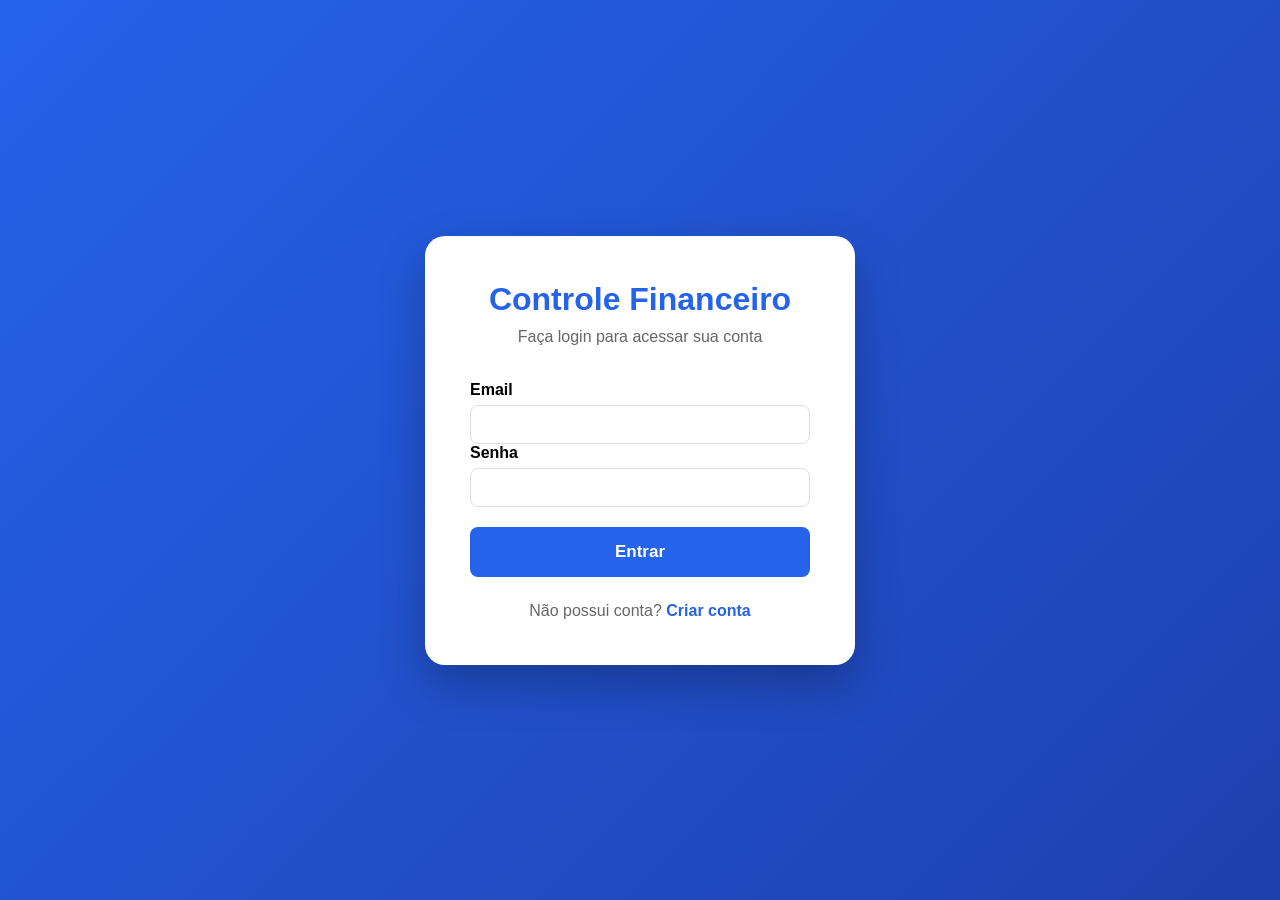
<file: src/main/resources/static/index.html>
<!DOCTYPE html>

<html lang="pt-br">



<head>

    <meta charset="UTF-8">

    <meta name="viewport" content="width=device-width, initial-scale=1.0">

    <title>Controle Financeiro</title>


    <link rel="stylesheet" href="style.css">

</head>

<body>

<div class="container">

    <header>

        <h1>Controle Financeiro</h1>
        <p>Cadastre e acompanhe suas movimentações</p>

    </header>

    <div class="menu-container">

        <button class="menu-btn" onclick="toggleMenu()">
            ☰ Menu
        </button>



        <div id="menuOpcoes" class="menu-opcoes">

            <a href="index.html">Início</a>
            <a href="dashboard.html">Dashboard</a>
            <a href="chatbot.html">Assistente</a>
            <button class="btn-sair-menu" onclick="sair()">
                Sair
            </button>

        </div>

    </div>



    <section class="usuario-box">

        <div>

            <h3 id="nomeUsuario"></h3>
            <p>Bem-vindo ao seu controle financeiro</p>

        </div>

    </section>


    <section class="filtro-mes">

        <h2>Selecionar Mês</h2>

        <input

                type="month"
                id="mesSelecionado">

    </section>

    <section class="resumo">

        <div class="card receita">

            <span>Receitas do Mês</span>

            <strong id="receitasMes">
                R$ 0,00
            </strong>

        </div>

        <div class="card despesa">

            <span>Despesas do Mês</span>

            <strong id="despesasMes">
                R$ 0,00
            </strong>

        </div>

        <div class="card saldo">

            <span>Saldo do Mês</span>

            <strong id="saldoMes">
                R$ 0,00
            </strong>

        </div>

    </section>

    <section class="formulario">

        <h2 id="formTitulo">
            Nova Movimentação
        </h2>

        <form id="movimentacaoForm">

            <input

                    type="hidden"
                    id="movimentacaoId">

            <div class="campo">

                <label>Descrição</label>
                <input
                        type="text"
                        id="descricao"
                        required>

            </div>

            <div class="campo">

                <label>Valor</label>
                <input
                        type="number"
                        id="valor"
                        step="0.01"
                        required>

            </div>

            <div class="campo">

                <label>Tipo</label>
                <select id="tipo">
                    <option value="RECEITA">
                        Receita
                    </option>

                    <option value="DESPESA">
                        Despesa
                    </option>

                </select>

            </div>

            <div class="campo">

                <label>Data</label>

                <input

                        type="date"
                        id="data"
                        required>

            </div>

            <div class="acoes-form">

                <button type="submit">
                    Salvar
                </button>

                <button

                        type="button"
                        id="btnCancelar"
                        class="secundario"
                        style="display:none">

                    Cancelar

                </button>

            </div>

        </form>

    </section>

    <section class="lista">

        <h2>
            Movimentações do Mês Selecionado
        </h2>

        <table>

            <thead>

            <tr>
                <th>Descrição</th>
                <th>Valor</th>
                <th>Tipo</th>
                <th>Data</th>
                <th>Ações</th>
            </tr>

            </thead>

            <tbody id="tabelaCorpo"></tbody>

        </table>

        <p

                id="mensagemVazia"
                style="display:none">
            Nenhuma movimentação encontrada.

        </p>

    </section>

    <section class="mes-anterior">

        <h2>
            Resumo Geral
        </h2>

        <div class="cards-mes">

            <div class="card receita">

                <span>Receitas Totais</span>
                <strong id="totalReceitas">
                    R$ 0,00
                </strong>

            </div>

            <div class="card despesa">

                <span>Despesas Totais</span>
                <strong id="totalDespesas">
                    R$ 0,00
                </strong>

            </div>

            <div class="card saldo">

                <span>Saldo Total</span>
                <strong id="totalSaldo">
                    R$ 0,00
                </strong>

            </div>

            <div class="card">

                <span>Total de Movimentações</span>
                <strong id="totalMovimentacoes">
                    0
                </strong>

            </div>

        </div>

    </section>

</div>

<script src="script.js"></script>

</body>

</html>
</file>
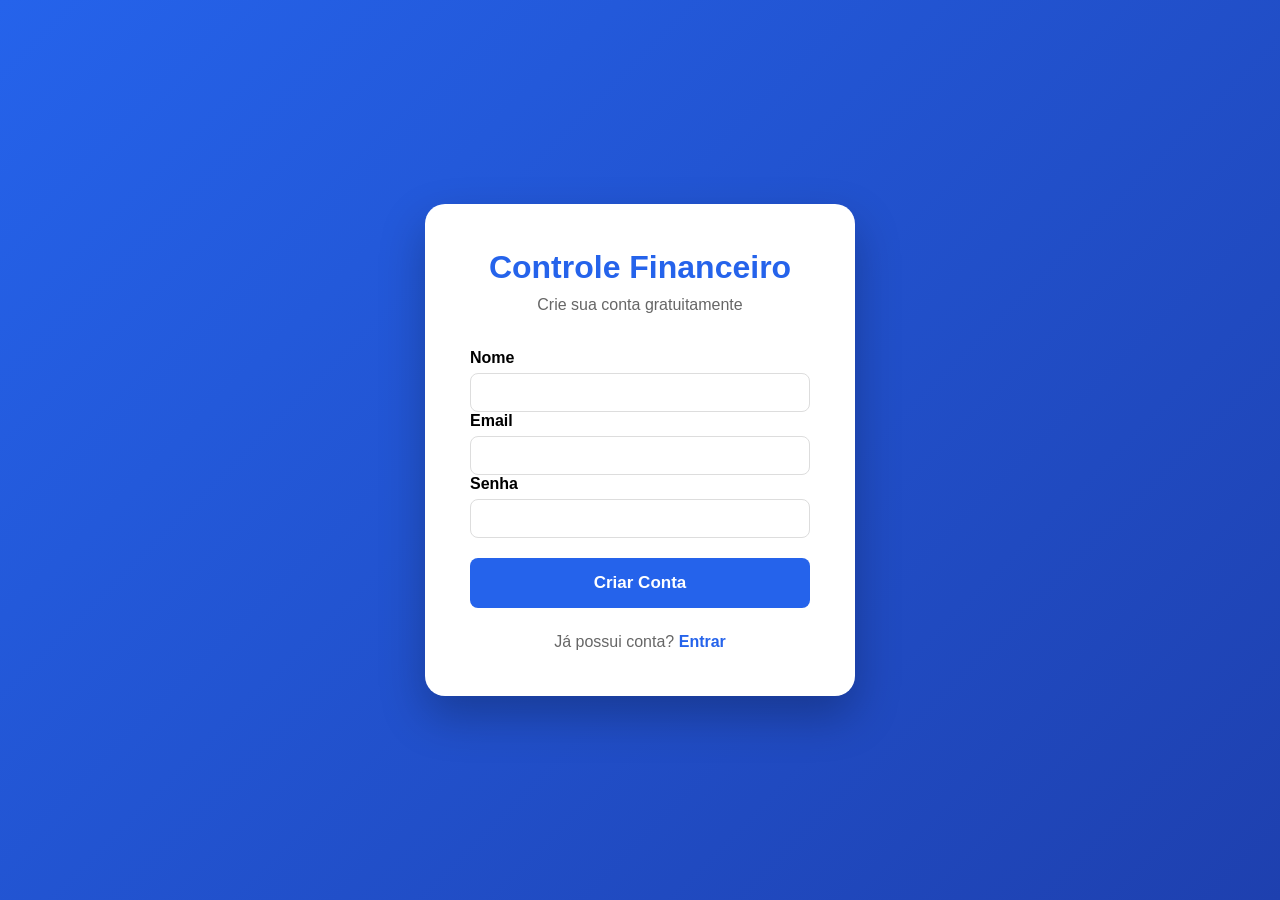
<file: src/main/resources/static/cadastro.html>
<!DOCTYPE html>

<html lang="pt-br">

<head>

    <meta charset="UTF-8">
    <meta name="viewport"
          content="width=device-width, initial-scale=1">
    <title>Cadastro</title>
    <link rel="stylesheet" href="style.css">

</head>

<body class="tela-login">

<div class="login-container">

    <div class="login-card">

        <h1>Controle Financeiro</h1>
        <p class="subtitulo">

            Crie sua conta gratuitamente

        </p>

        <form id="cadastroForm">

            <div class="campo">
                <label>Nome</label>
                <input

                        type="text"
                        id="nome"
                        required>

            </div>

            <div class="campo">

                <label>Email</label>
                <input

                        type="email"
                        id="email"
                        required>

            </div>

            <div class="campo">

                <label>Senha</label>
                <input

                        type="password"
                        id="senha"
                        required>

            </div>

            <button

                    type="submit"
                    class="btn-principal">
                Criar Conta

            </button>

        </form>

        <div class="links-login">

            Já possui conta?
            <a href="login.html">
                Entrar
            </a>

        </div>

    </div>

</div>

<script src="cadastro.js"></script>

</body>

</html>
</file>
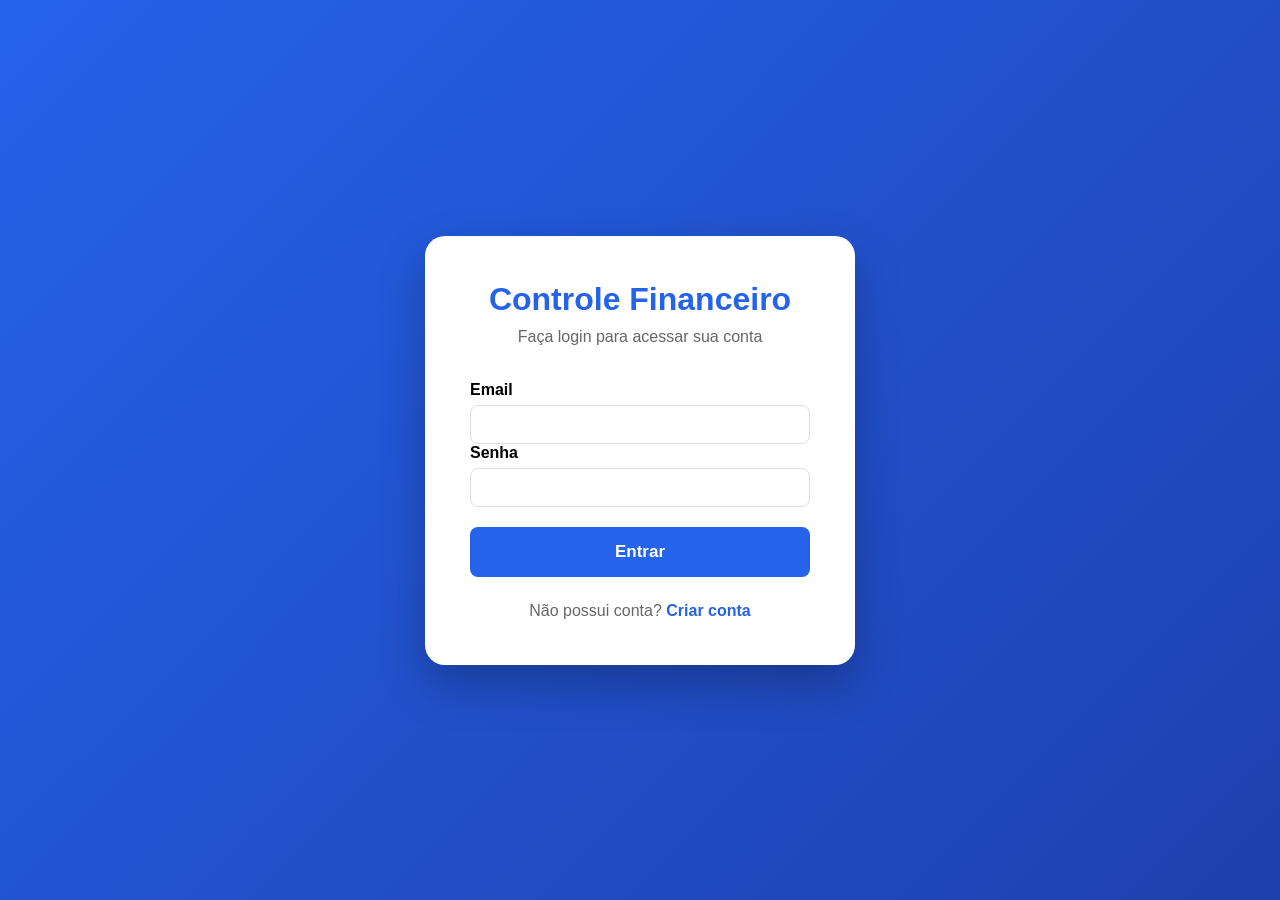
<file: src/main/resources/static/chatbot.html>
<!DOCTYPE html>

<html lang="pt-br">

<head>

    <meta charset="UTF-8">

    <title>Assistente Financeiro</title>

    <link rel="stylesheet" href="style.css">

</head>

<body>

<header>

    <h1>Assistente Financeiro</h1>
    <p>Tire suas dúvidas</p>

</header>

<div class="container">

    <div class="menu-container">

        <button class="menu-btn" onclick="toggleMenu()">☰ Menu</button>

        <div id="menuOpcoes" class="menu-opcoes">

            <a href="index.html">Início</a>

            <a href="dashboard.html">Dashboard</a>

            <a href="chatbot.html">Assistente</a>

            <button class="btn-sair-menu" onclick="sair()">Sair</button>

        </div>

    </div>

    <div id="chatbot">

        <div id="chat-header">
            Assistente Financeiro
        </div>

        <div id="chat-mensagens">

            <div class="bot-msg">

                Olá! Sou seu assistente financeiro.
                Faça uma pergunta.

            </div>

        </div>

        <div id="chat-input-area">

            <input

                    id="chat-input"
                    type="text"
                    placeholder="Digite sua pergunta..."
                    onkeydown="if(event.key==='Enter') enviarMensagem()">

            <button onclick="enviarMensagem()">
                Enviar
            </button>

        </div>

    </div>

</div>

<script src="chatbot.js"></script>

</body>

</html>
</file>
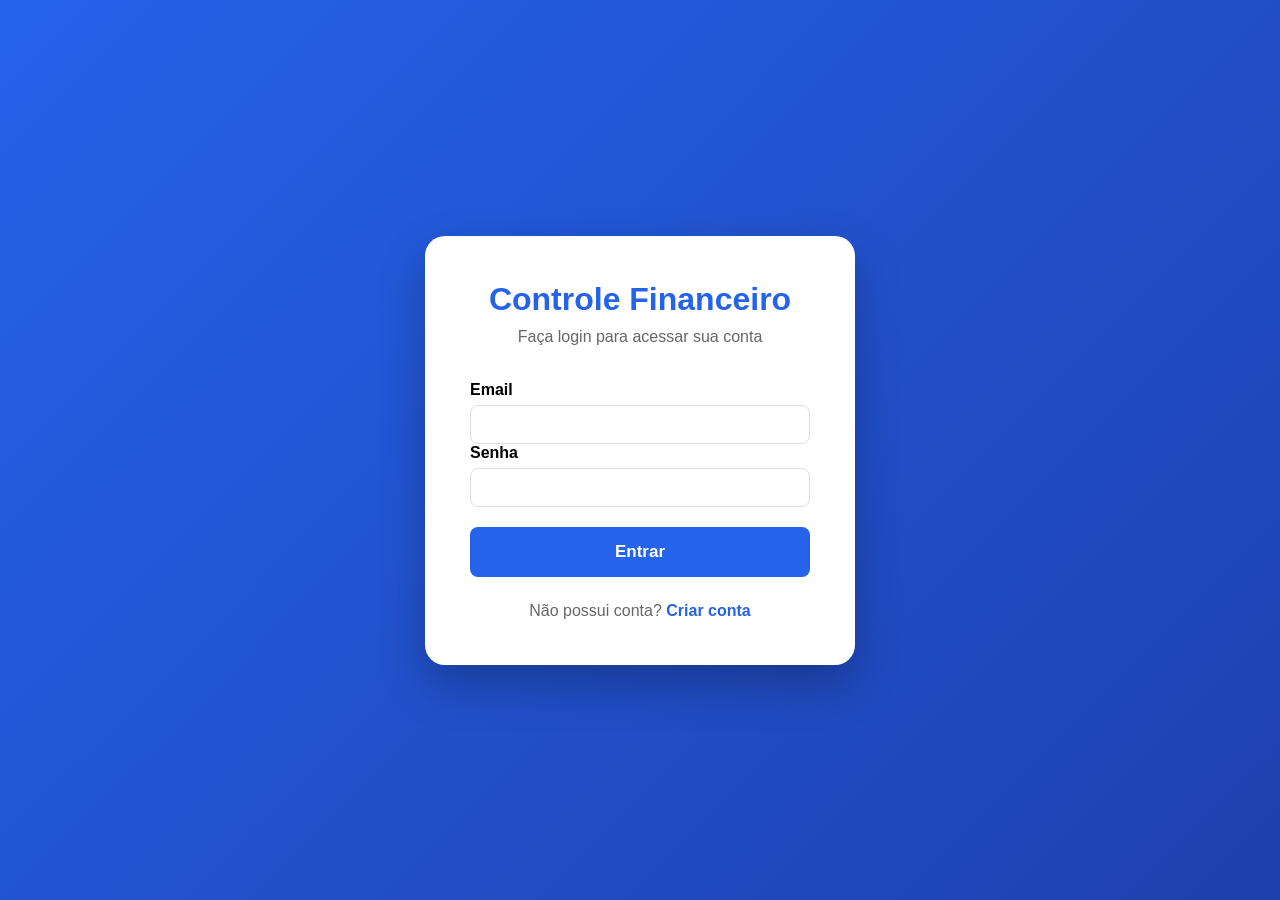
<file: src/main/resources/static/login.html>
<!DOCTYPE html>
<html lang="pt-br">

<head>

    <meta charset="UTF-8">
    <meta name="viewport" content="width=device-width, initial-scale=1">

    <title>Login</title>

    <link rel="stylesheet" href="style.css">

</head>

<body class="tela-login">

<div class="login-container">

    <div class="login-card">

        <h1>Controle Financeiro</h1>

        <p class="subtitulo">
            Faça login para acessar sua conta
        </p>

        <form id="loginForm">

            <div class="campo">
                <label>Email</label>
                <input type="email" id="email" required>
            </div>

            <div class="campo">
                <label>Senha</label>
                <input type="password" id="senha" required>
            </div>

            <button type="submit" class="btn-principal">
                Entrar
            </button>

        </form>

        <div class="links-login">

            Não possui conta?

            <a href="cadastro.html">
                Criar conta
            </a>

        </div>

    </div>

</div>

<script src="login.js"></script>

</body>

</html>
</file>
<file: src/main/resources/static/style.css>
* {
    margin: 0;
    padding: 0;
    box-sizing: border-box;
    font-family: Segoe UI, Arial, sans-serif;
}

body {
    background: #edf2f7;
}

.container {
    width: 95%;
    max-width: 1200px;
    margin: 30px auto;
}

header {
    text-align: center;
    margin-bottom: 20px;
}

header h1 {
    color: #2563eb;
    margin-bottom: 5px;
}

header p {
    color: #666;
}

/* MENU LATERAL / NO CANTO */
.menu-container {
    position: fixed;
    top: 20px;
    left: 20px;
    z-index: 1000;
}

.menu-btn {
    background: #2563eb;
    color: white;
    padding: 12px 20px;
    font-size: 16px;
    font-weight: bold;
    border: none;
    border-radius: 8px;
    cursor: pointer;
    box-shadow: 0 4px 12px rgba(0,0,0,0.1);
    transition: 0.3s;
}

.menu-btn:hover {
    background: #1d4ed8;
}

.menu-opcoes {
    display: none;
    position: absolute;
    top: 50px;
    left: 0;
    background: white;
    padding: 15px;
    border-radius: 15px;
    box-shadow: 0 8px 24px rgba(0,0,0,0.15);
    flex-direction: column;
    gap: 10px;
    min-width: 200px;
}

.menu-opcoes.mostrar {
    display: flex !important;
}

.menu-opcoes a {
    display: flex;
    align-items: center;
    padding: 12px 15px;
    background: #f8fafc;
    color: #2563eb;
    text-decoration: none;
    border-radius: 8px;
    font-weight: bold;
    font-size: 15px;
    transition: 0.3s;
}

.menu-opcoes a:hover {
    background: #2563eb;
    color: white;
}

.btn-sair-menu {
    background: #dc2626 !important;
    color: white;
    border: none;
    padding: 12px 15px;
    border-radius: 8px;
    font-weight: bold;
    font-size: 15px;
    cursor: pointer;
    text-align: left;
    transition: 0.3s;
}

.btn-sair-menu:hover {
    background: #b91c1c !important;
}

/* USUARIO */
.usuario-box {
    background: white;
    padding: 20px;
    border-radius: 15px;
    margin-bottom: 25px;
    box-shadow: 0 5px 15px rgba(0,0,0,.08);
}

.usuario-box h3 {
    color: #2563eb;
}

/* CARDS DO RESUMO */
.resumo {
    display: grid;
    grid-template-columns: repeat(3, 1fr);
    gap: 20px;
    margin-bottom: 30px;
}

.card {
    background: white;
    padding: 25px;
    border-radius: 15px;
    box-shadow: 0 4px 12px rgba(0,0,0,.08);
    text-align: center;
}

.card span {
    display: block;
    color: #777;
    margin-bottom: 8px;
    font-size: 15px;
}

.card strong {
    font-size: 28px;
}

.receita strong {
    color: #16a34a;
}

.despesa strong {
    color: #dc2626;
}

.saldo strong {
    color: #2563eb;
}

/* FORMULARIO */
.formulario {
    background: white;
    padding: 25px;
    border-radius: 15px;
    box-shadow: 0 4px 12px rgba(0,0,0,.08);
    margin-bottom: 25px;
}

#movimentacaoForm {
    display: grid;
    grid-template-columns: repeat(4, 1fr);
    gap: 15px;
}

.campo {
    display: flex;
    flex-direction: column;
}

.campo label {
    margin-bottom: 6px;
    font-weight: bold;
}

.campo input,
.campo select {
    padding: 10px;
    border: 1px solid #ddd;
    border-radius: 8px;
    font-size: 15px;
}

.campo input:focus,
.campo select:focus {
    border-color: #2563eb;
    outline: none;
    box-shadow: 0 0 5px rgba(37,99,235,.25);
}

.acoes-form {
    grid-column: 1/-1;
    display: flex;
    gap: 15px;
}

/* LISTA / TABELA */
.lista {
    background: white;
    padding: 25px;
    border-radius: 15px;
    box-shadow: 0 4px 12px rgba(0,0,0,.08);
    margin-top: 30px;
}

.lista h2 {
    margin-bottom: 20px;
    color: #1f2937;
}

table {
    width: 100%;
    border-collapse: collapse;
}

thead {
    background: #2563eb;
    color: white;
}

th {
    padding: 14px;
    font-size: 15px;
    text-align: left;
}

td {
    padding: 14px;
    border-bottom: 1px solid #eee;
}

tbody tr:nth-child(even) {
    background: #fafafa;
}

tbody tr:hover {
    background: #f3f7ff;
}

/* BOTÕES DA TABELA E GERAIS */
button {
    background: #2563eb;
    color: white;
    border: none;
    padding: 10px 20px;
    border-radius: 8px;
    cursor: pointer;
    font-weight: bold;
    transition: 0.2s;
}

button:hover {
    background: #1d4ed8;
}

.secundario {
    background: #888;
}

.secundario:hover {
    background: #666;
}

.lista button {
    padding: 8px 15px;
    margin-right: 8px;
    font-size: 14px;
}

.lista button:first-child {
    background: #f59e0b;
}

.lista button:first-child:hover {
    background: #d97706;
}

.lista button:last-child {
    background: #dc2626;
}

.lista button:last-child:hover {
    background: #b91c1c;
}

/* FILTRO DE MÊS */
.filtro-mes {
    background: #fff;
    padding: 20px;
    border-radius: 15px;
    margin: 25px 0;
    box-shadow: 0 4px 15px rgba(0,0,0,.08);
    display: flex;
    justify-content: space-between;
    align-items: center;
    flex-wrap: wrap;
    gap: 15px;
}

.filtro-mes h2 {
    font-size: 20px;
    color: #1f2937;
}

#mesSelecionado {
    padding: 12px 15px;
    border: 1px solid #d1d5db;
    border-radius: 8px;
    font-size: 16px;
    outline: none;
    cursor: pointer;
}

#mesSelecionado:focus {
    border-color: #2563eb;
}

/* RESUMO GERAL */
.mes-anterior {
    background: white;
    margin-top: 35px;
    padding: 25px;
    border-radius: 15px;
    box-shadow: 0 4px 15px rgba(0,0,0,.08);
}

.mes-anterior h2 {
    margin-bottom: 20px;
    color: #1f2937;
}

.cards-mes {
    display: grid;
    grid-template-columns: repeat(4, 1fr);
    gap: 20px;
}

.cards-mes .card {
    text-align: center;
    padding: 20px;
}

/* DASHBOARD GRID E GRÁFICOS */
.dashboard-grid {
    display: grid;
    grid-template-columns: repeat(auto-fit, minmax(450px, 1fr));
    gap: 25px;
    margin-top: 30px;
}

.grafico {
    background: white;
    border-radius: 15px;
    padding: 20px;
    box-shadow: 0 5px 15px rgba(0,0,0,.08);
    display: flex;
    flex-direction: column;
    align-items: center;
}

.grafico h3 {
    text-align: center;
    margin-bottom: 20px;
    color: #2563eb;
}

.grafico canvas {
    width: 100% !important;
    max-height: 300px !important;
    object-fit: contain;
}

/* CHAT / ASSISTENTE */
#chatbot {
    background: white;
    padding: 20px;
    border-radius: 15px;
    box-shadow: 0 4px 12px rgba(0,0,0,.08);
}

#chat-header {
    background: #2563eb;
    color: white;
    padding: 15px;
    border-radius: 10px;
    font-weight: bold;
    text-align: center;
    margin-bottom: 15px;
}

#chat-mensagens {
    height: 350px;
    overflow: auto;
    display: flex;
    flex-direction: column;
    gap: 12px;
    margin-bottom: 15px;
}

.bot-msg {
    background: #ececec;
    padding: 12px;
    border-radius: 15px;
    max-width: 70%;
}

.user-msg {
    background: #2563eb;
    color: white;
    padding: 12px;
    border-radius: 15px;
    align-self: flex-end;
    max-width: 70%;
}

#chat-input-area {
    display: flex;
}

#chat-input {
    flex: 1;
    padding: 12px;
    border: 1px solid #ccc;
    border-radius: 8px 0 0 8px;
}

#chat-input-area button {
    border-radius: 0 8px 8px 0;
}

/* TELA DE LOGIN E CADASTRO */
body.tela-login {
    margin: 0;
    padding: 0;
    background: linear-gradient(135deg, #2563eb, #1e40af);
    height: 100vh;
    display: flex;
    justify-content: center;
    align-items: center;
}

.login-container {
    width: 100%;
    display: flex;
    justify-content: center;
    align-items: center;
}

.login-card {
    width: 430px;
    background: white;
    border-radius: 20px;
    padding: 45px;
    box-shadow: 0 20px 45px rgba(0,0,0,.25);
}

.login-card h1 {
    text-align: center;
    color: #2563eb;
    margin-bottom: 10px;
    font-size: 32px;
}

.subtitulo {
    text-align: center;
    color: #666;
    margin-bottom: 35px;
}

.links-login {
    text-align: center;
    margin-top: 25px;
    color: #666;
}

.links-login a {
    text-decoration: none;
    color: #2563eb;
    font-weight: bold;
}

.links-login a:hover {
    text-decoration: underline;
}

.btn-principal {
    width: 100%;
    margin-top: 20px;
    padding: 15px;
    font-size: 17px;
}

/* RESPONSIVO */
@media(max-width: 1000px) {
    .cards-mes {
        grid-template-columns: repeat(2, 1fr);
    }
}

@media(max-width: 900px) {
    .dashboard-grid {
        grid-template-columns: 1fr;
    }
    .resumo {
        grid-template-columns: 1fr;
    }
    #movimentacaoForm {
        grid-template-columns: 1fr;
    }
}

@media(max-width: 600px) {
    .cards-mes {
        grid-template-columns: 1fr;
    }
    .filtro-mes {
        flex-direction: column;
        align-items: flex-start;
    }
}
</file>
